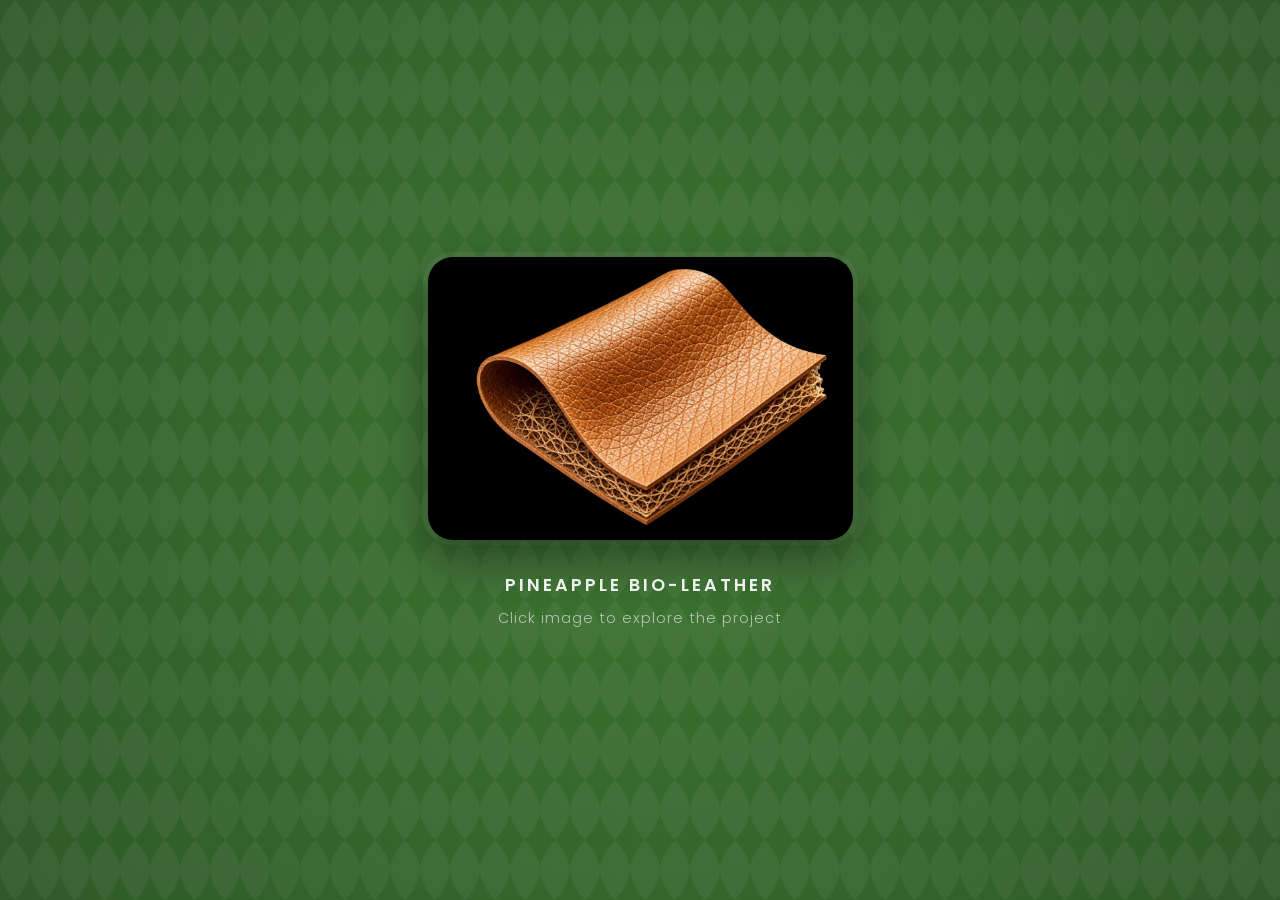
<file: index.html>
<!DOCTYPE html>
<html lang="en">
<head>
    <meta charset="UTF-8">
    <meta name="viewport" content="width=device-width, initial-scale=1.0">
    <meta name="viewport" content="width=device-width, initial-scale=1.0">
    <title>Welcome | Pineapple Bio-Leather</title>
    <!-- Importing Poppins Font -->
    <link href="https://fonts.googleapis.com/css2?family=Poppins:wght@300;600&display=swap" rel="stylesheet">
    <style>
        * {
            box-sizing: border-box;
        }

        body {
            /* Professional Radial Gradient Background */
            background: radial-gradient(circle at center, #3d7532 0%, #2e5a27 100%);
            height: 100vh;
            margin: 0;
            display: flex;
            justify-content: center;
            align-items: center;
            font-family: 'Poppins', sans-serif;
            color: white;
            overflow: hidden;
            position: relative;
        }

        /* Subtle organic background pattern overlay */
        body::before {
            content: "";
            position: absolute;
            top: 0; left: 0; width: 100%; height: 100%;
            opacity: 0.05;
            pointer-events: none;
            background-image: url("data:image/svg+xml,%3Csvg width='60' height='60' viewBox='0 0 60 60' xmlns='http://www.w3.org/2000/svg'%3E%3Cpath d='M30 30c0-15 15-30 15-30s15 15 15 30-15 30-15 30-15-15-15-30zm-30 0c0-15 15-30 15-30s15 15 15 30-15 30-15 30-15-15-15-30z' fill='%23ffffff' fill-rule='evenodd'/%3E%3C/svg%3E");
        }

        .welcome-container {
            text-align: center;
            display: flex;
            flex-direction: column;
            align-items: center;
            z-index: 1; /* Keeps content above pattern */
            animation: fadeIn 1.5s ease-out;
        }

        .enter-img {
            width: 85%;
            max-width: 500px;
            border-radius: 25px;
            /* Multi-layered shadow for depth */
            box-shadow: 0 20px 50px rgba(0,0,0,0.4), 
                        0 0 0 5px rgba(255,255,255,0.05);
            transition: all 0.4s cubic-bezier(0.175, 0.885, 0.32, 1.275);
            cursor: pointer;
            margin-bottom: 25px;
        }

        .enter-img:hover {
            transform: scale(1.05) translateY(-10px);
            box-shadow: 0 30px 60px rgba(139, 195, 74, 0.4);
        }

        .welcome-text {
            text-transform: uppercase;
            letter-spacing: 3px;
            font-weight: 600;
            font-size: 1.1rem;
            margin: 0;
            opacity: 0.9;
        }

        .instruction-text {
            font-weight: 300;
            font-size: 0.9rem;
            margin-top: 10px;
            opacity: 0.6;
            letter-spacing: 1px;
        }

        /* Animation for entrance */
        @keyframes fadeIn {
            from { opacity: 0; transform: translateY(30px); }
            to { opacity: 1; transform: translateY(0); }
        }

        /* Gentle pulse for the instruction */
        .pulse {
            animation: pulse-slow 3s infinite ease-in-out;
        }

        @keyframes pulse-slow {
            0%, 100% { opacity: 0.4; }
            50% { opacity: 0.8; }
        }
    </style>
</head>
<body>

    <div class="welcome-container">
        <!-- CLICKABLE PICTURE -->
        <a href="home.html">
            <img src="leather-graphic.jpg" class="enter-img" alt="Click to Enter Website">
        </a>

        <p class="welcome-text">Pineapple Bio-Leather</p>
        <p class="instruction-text pulse">Click image to explore the project</p>
    </div>

</body>
</html>
</file>
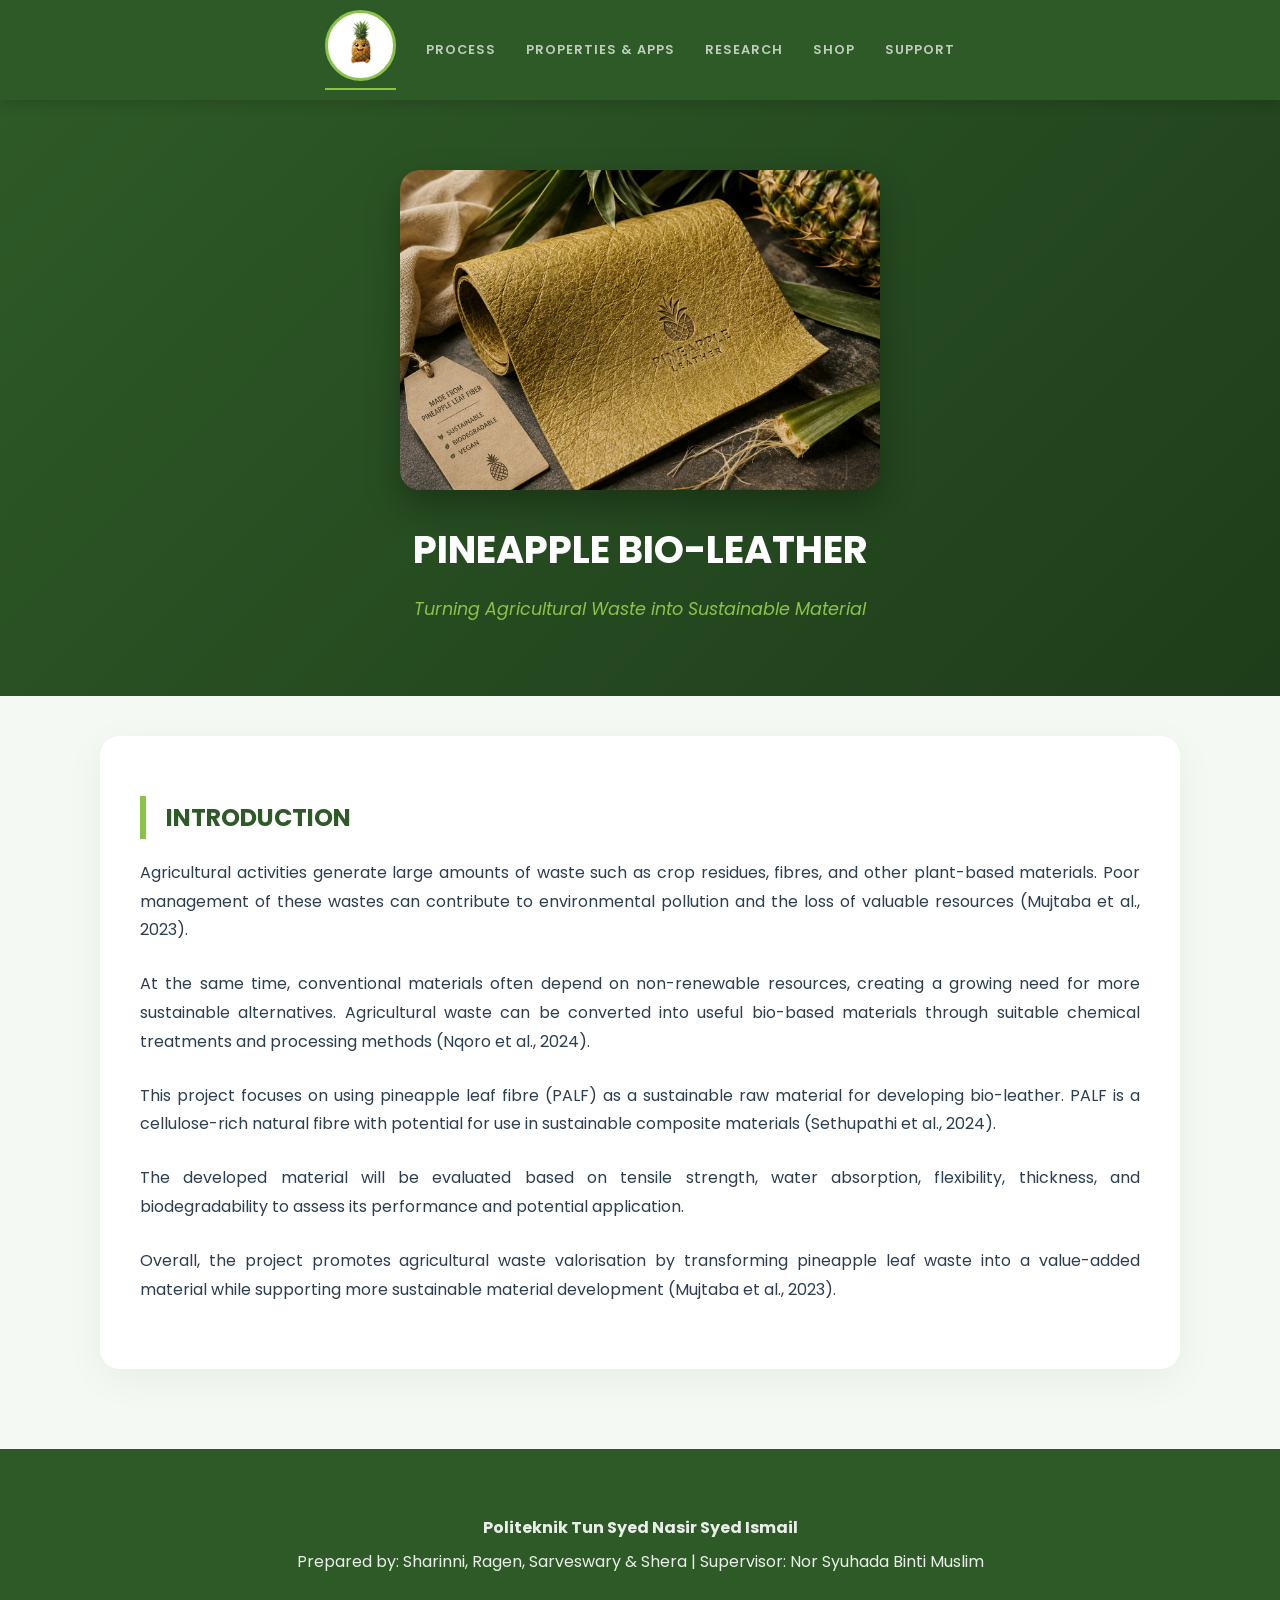
<file: home.html>
<!DOCTYPE html>
<html lang="en">
<head>
    <meta charset="UTF-8">
    <meta name="viewport" content="width=device-width, initial-scale=1.0">
    <meta name="viewport" content="width=device-width, initial-scale=1.0">
    <title>Home | Pineapple Bio-Leather</title>
    <link rel="stylesheet" href="style.css">
</head>
<body>
<div id="scroll-progress"></div>
    <!-- Navigation Bar with Icon Home Button and Hover Animations -->
    <nav>
        <a href="home.html" class="active"><img src="pineapple2.png" class="nav-logo-img" alt="Home"></a>
        <a href="how-its-made.html">Process</a>
        <a href="properties.html">Properties & Apps</a>
        <a href="research.html">Research</a>
        <a href="shop.html">Shop</a>
        <a href="support.html">Support</a>
    </nav>

    <!-- Header Section -->
    <header>
        <img src="leather-graphic.jpeg" class="hero-main-img" alt="Pineapple Leather Graphic">
        <h1>PINEAPPLE BIO-LEATHER</h1>
        <p>Turning Agricultural Waste into Sustainable Material</p>
    </header>

    <div class="container">
        
        <h2>Introduction</h2>
        
        <!-- FULL VERBATIM TEXT START -->
        <p>Agricultural activities generate large amounts of waste such as crop residues, fibres, and other plant-based materials. Poor management of these wastes can contribute to environmental pollution and the loss of valuable resources (Mujtaba et al., 2023).</p>
        
        <p>At the same time, conventional materials often depend on non-renewable resources, creating a growing need for more sustainable alternatives. Agricultural waste can be converted into useful bio-based materials through suitable chemical treatments and processing methods (Nqoro et al., 2024).</p>
        
        <p>This project focuses on using pineapple leaf fibre (PALF) as a sustainable raw material for developing bio-leather. PALF is a cellulose-rich natural fibre with potential for use in sustainable composite materials (Sethupathi et al., 2024).</p>
        
        <p>The developed material will be evaluated based on tensile strength, water absorption, flexibility, thickness, and biodegradability to assess its performance and potential application.</p>
        
        <p>Overall, the project promotes agricultural waste valorisation by transforming pineapple leaf waste into a value-added material while supporting more sustainable material development (Mujtaba et al., 2023).</p>
        <!-- FULL VERBATIM TEXT END -->

    </div>

    <!-- Footer Section -->
    <footer>
        <p><strong>Politeknik Tun Syed Nasir Syed Ismail</strong></p>
        <p>Prepared by: Sharinni, Ragen, Sarveswary & Shera | Supervisor: Nor Syuhada Binti Muslim</p>
    </footer>

    <!-- Chatbase AI Chatbot Script -->
    <script>
    (function(){if(!window.chatbase||window.chatbase("getState")!=="initialized"){window.chatbase=(...arguments)=>{if(!window.chatbase.q){window.chatbase.q=[]}window.chatbase.q.push(arguments)};window.chatbase=new Proxy(window.chatbase,{get(target,prop){if(prop==="q"){return target.q}return(...args)=>target(prop,...args)}})}const onLoad=function(){const script=document.createElement("script");script.src="https://www.chatbase.co/embed.min.js";script.id="7awoZsvfanQiO3bXjcjR2";script.domain="www.chatbase.co";document.body.appendChild(script)};if(document.readyState==="complete"){onLoad()}else{window.addEventListener("load",onLoad)}})();
    </script>
<script>
    window.addEventListener('scroll', () => {
        let scrollDistance = document.documentElement.scrollTop;
        let totalHeight = document.documentElement.scrollHeight - document.documentElement.clientHeight;
        let progress = (scrollDistance / totalHeight) * 100;
        document.getElementById('scroll-progress').style.width = progress + '%';
    });
</script>
</body>
</html>
</file>
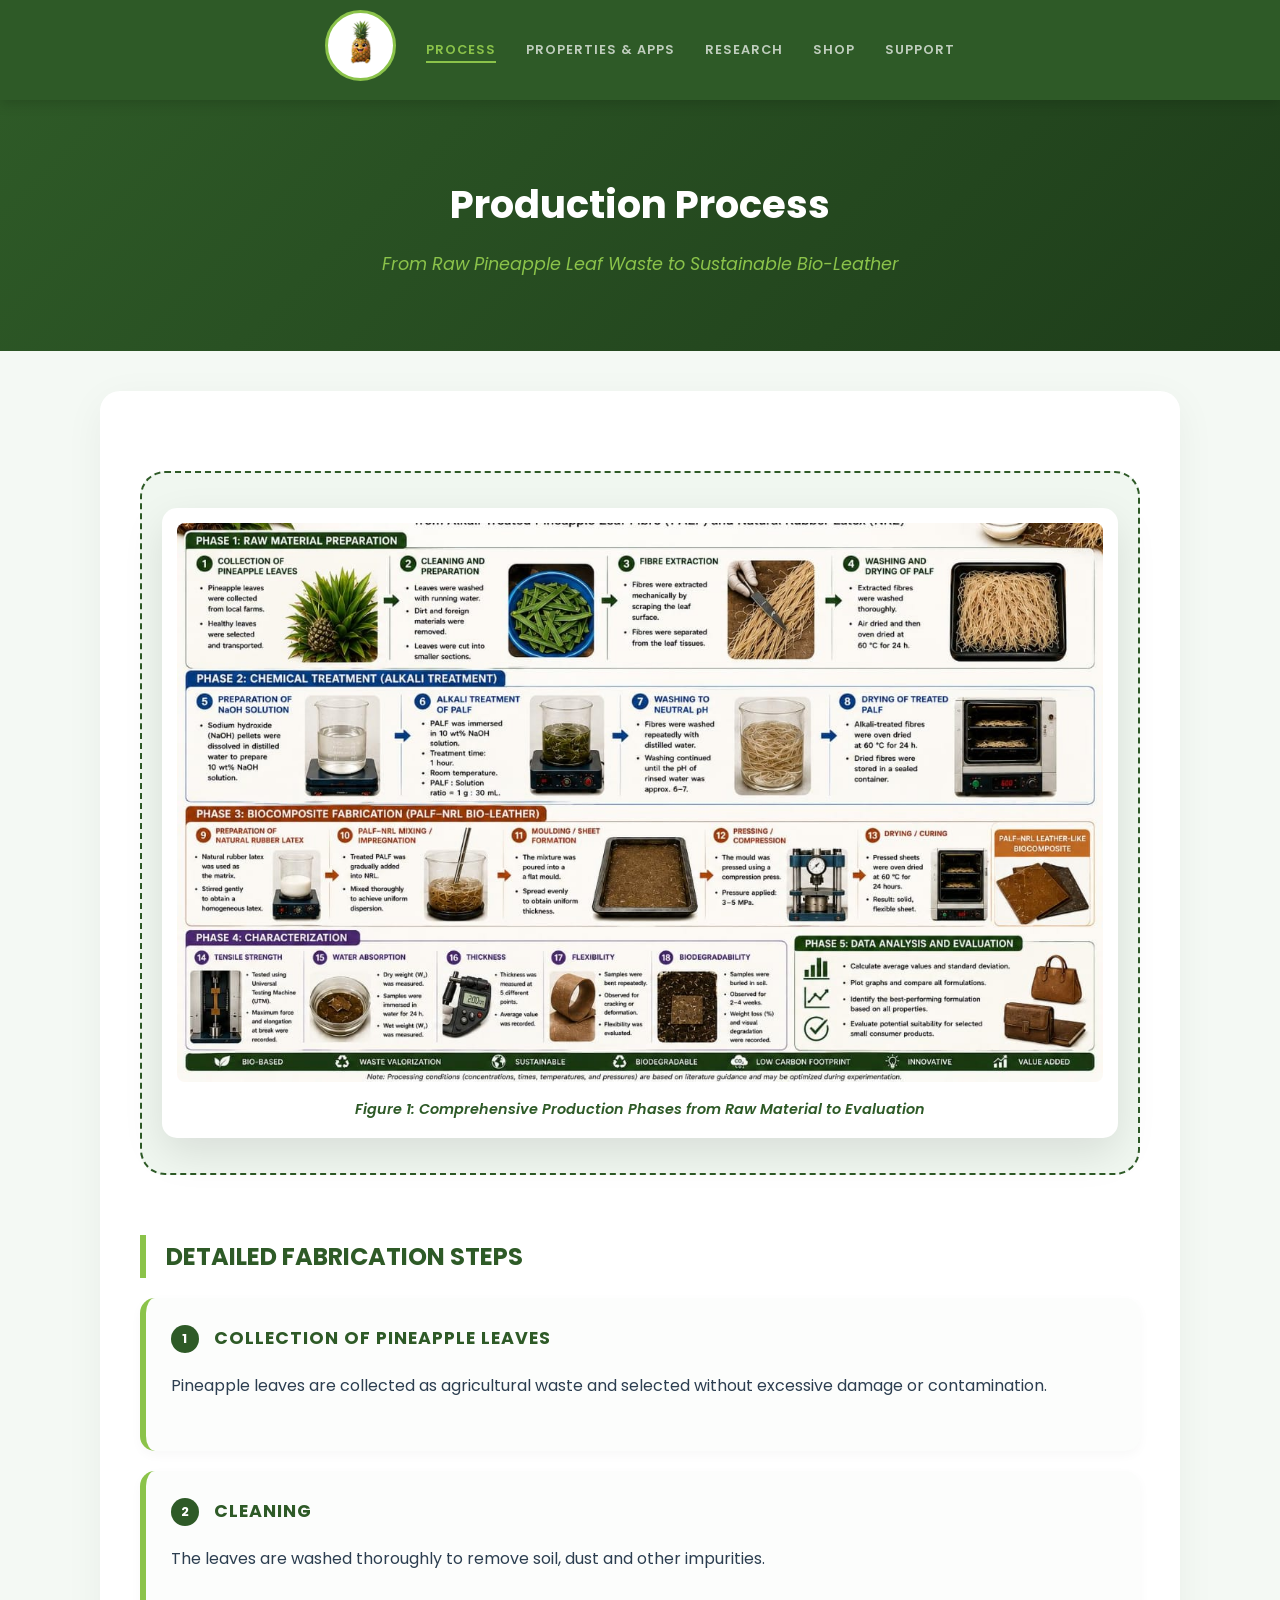
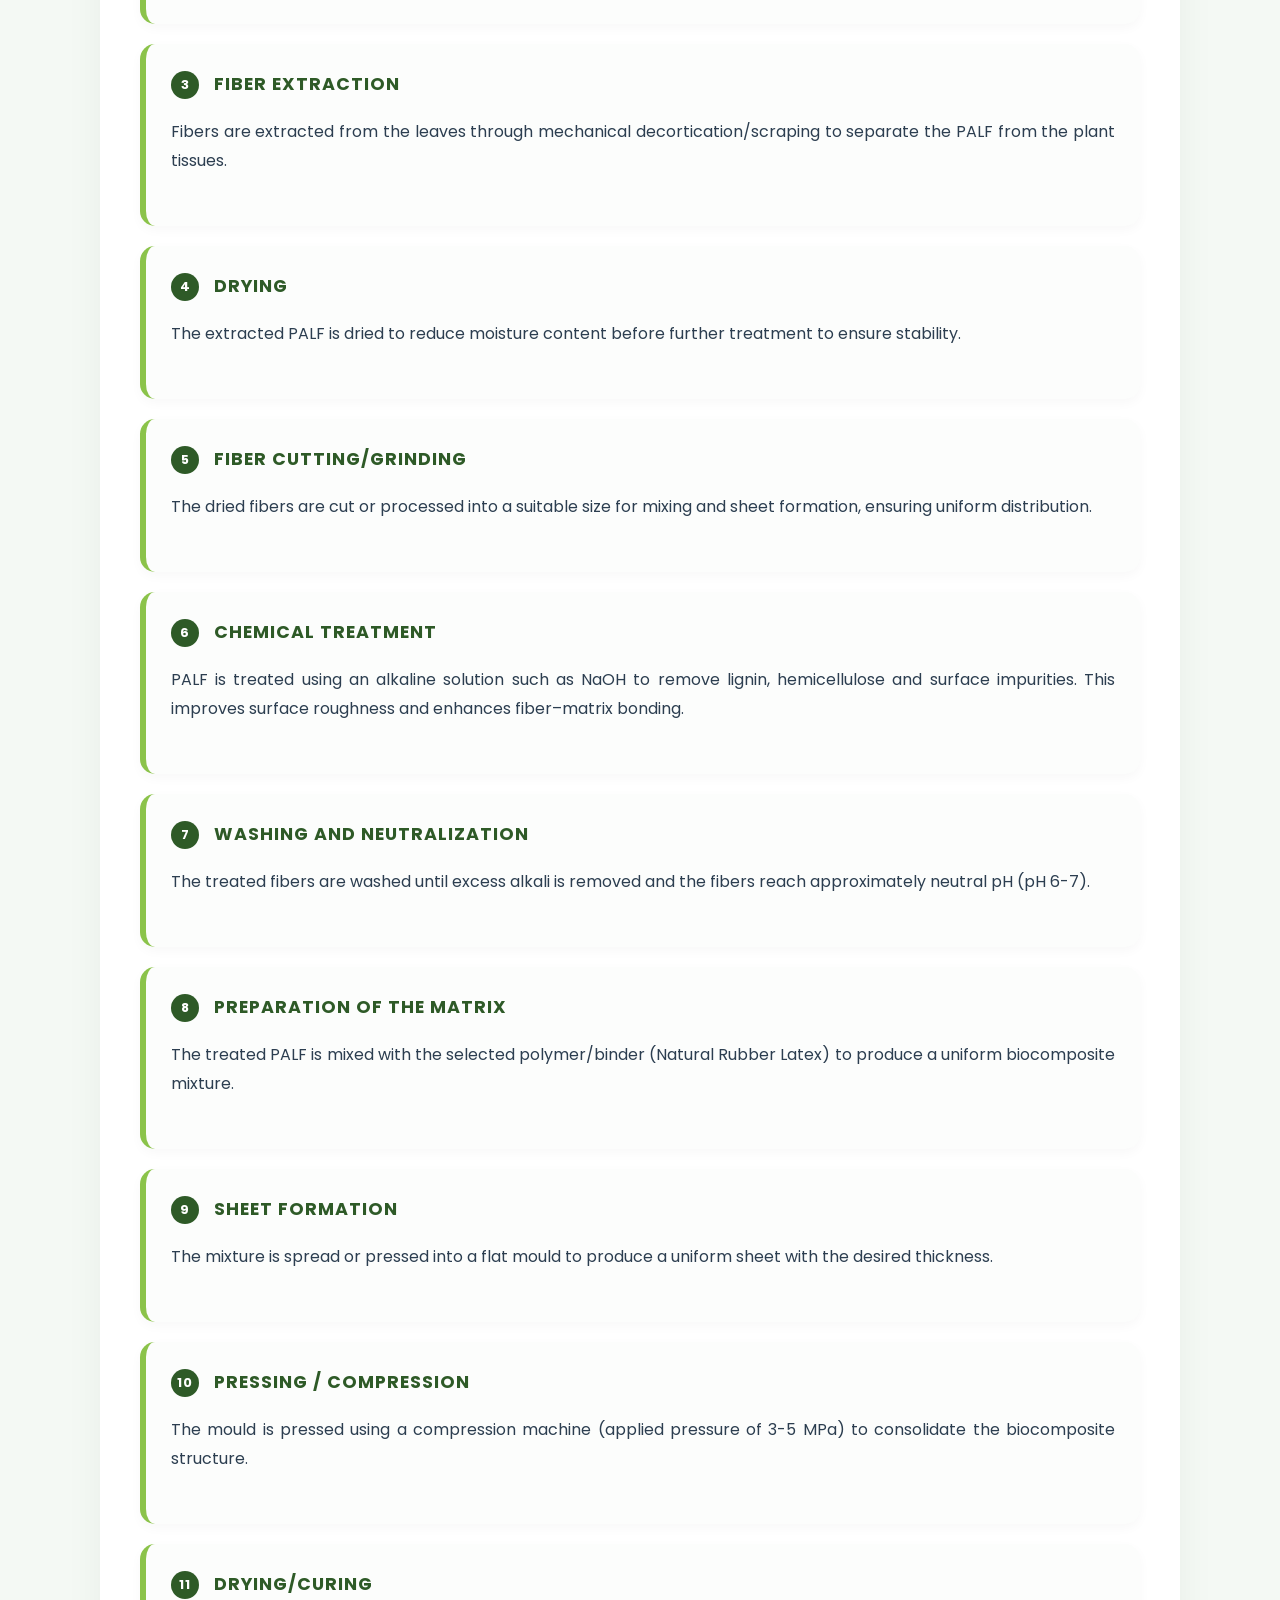
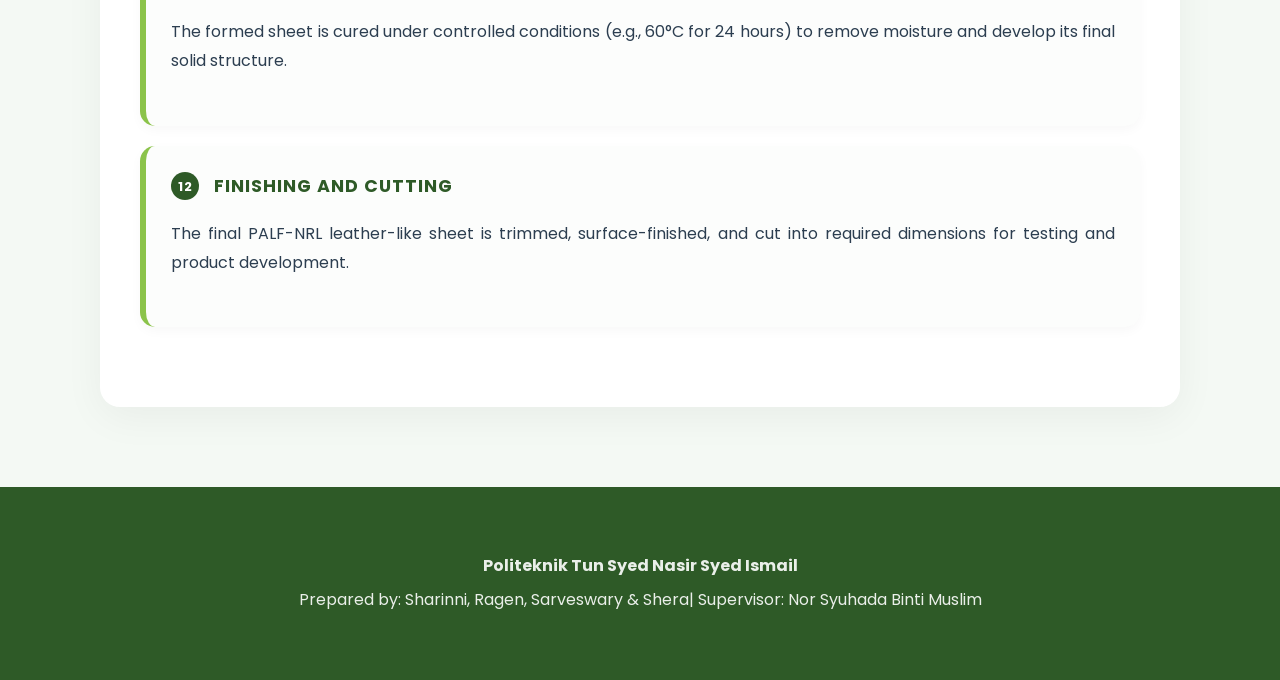
<file: how-its-made.html>
<!DOCTYPE html>
<html lang="en">
<head>
    <meta charset="UTF-8">
    <meta name="viewport" content="width=device-width, initial-scale=1.0">
    <meta name="viewport" content="width=device-width, initial-scale=1.0">
    <title>Process | Pineapple Bio-Leather</title>
    <link rel="stylesheet" href="style.css">
    <style>
        /* Reusing the Academic Card style from Research Page */
        .process-section {
            margin-bottom: 40px;
        }
        
        .process-card {
            background-color: #fcfdfc;
            padding: 25px;
            border-radius: 15px;
            margin-bottom: 20px;
            border-left: 6px solid var(--accent-green);
            box-shadow: 0 4px 12px rgba(0,0,0,0.03);
            transition: transform 0.3s ease;
        }

        .process-card:hover {
            transform: translateX(10px);
        }

        .process-card h3 {
            color: var(--primary-green);
            margin-top: 0;
            font-size: 1.1rem;
            text-transform: uppercase;
            letter-spacing: 1px;
            display: flex;
            align-items: center;
        }

        .step-number {
            background: var(--primary-green);
            color: white;
            width: 28px;
            height: 28px;
            display: inline-flex;
            justify-content: center;
            align-items: center;
            border-radius: 50%;
            margin-right: 15px;
            font-size: 0.8rem;
        }

        /* FLOWCHART IMAGE TEMPLATE (Same as Research Page) */
        .flowchart-container {
            text-align: center;
            margin: 40px 0 60px 0;
            padding: 35px 20px;
            background-color: #f0f7f0;
            border-radius: 25px;
            border: 2px dashed var(--primary-green);
        }

        .flowchart-frame {
            background: white;
            padding: 15px;
            border-radius: 15px;
            box-shadow: 0 15px 40px rgba(0,0,0,0.1);
            display: inline-block;
            max-width: 100%;
        }

        .flowchart-frame img {
            max-width: 100%;
            height: auto;
            border-radius: 8px;
            display: block;
        }

        .flowchart-caption {
            margin-top: 15px;
            font-style: italic;
            font-size: 0.9rem;
            color: var(--primary-green);
            font-weight: 600;
        }
    </style>
</head>
<body>
<div id="scroll-progress"></div>
    <!-- Navigation Bar -->
    <nav>
        <a href="home.html"><img src="pineapple2.png" class="nav-logo-img" alt="Home"></a>
        <a href="how-its-made.html" class="active">Process</a>
        <a href="properties.html">Properties & Apps</a>
        <a href="research.html">Research</a>
        <a href="shop.html">Shop</a>
        <a href="support.html">Support</a>
    </nav>

    <!-- Header Section -->
    <header>
        <h1>Production Process</h1>
        <p>From Raw Pineapple Leaf Waste to Sustainable Bio-Leather</p>
    </header>

    <div class="container">

        <!-- 1. VISUAL FLOWCHART TEMPLATE -->
        <div class="flowchart-container">
            <div class="flowchart-frame">
                <!-- Replace 'production-flow.jpg' with your actual image file name -->
                <img src="production-flow.jpeg" alt="Production Phases of PALF Bio-Leather">
                <div class="flowchart-caption">Figure 1: Comprehensive Production Phases from Raw Material to Evaluation</div>
            </div>
        </div>

        <!-- 2. STEP-BY-STEP SCIENTIFIC CARDS -->
        <div class="process-section">
            <h2>Detailed Fabrication Steps</h2>

            <div class="process-card">
                <h3><div class="step-number">1</div> Collection of pineapple leaves</h3>
                <p>Pineapple leaves are collected as agricultural waste and selected without excessive damage or contamination.</p>
            </div>

            <div class="process-card">
                <h3><div class="step-number">2</div> Cleaning</h3>
                <p>The leaves are washed thoroughly to remove soil, dust and other impurities.</p>
            </div>

            <div class="process-card">
                <h3><div class="step-number">3</div> Fiber extraction</h3>
                <p>Fibers are extracted from the leaves through mechanical decortication/scraping to separate the PALF from the plant tissues.</p>
            </div>

            <div class="process-card">
                <h3><div class="step-number">4</div> Drying</h3>
                <p>The extracted PALF is dried to reduce moisture content before further treatment to ensure stability.</p>
            </div>

            <div class="process-card">
                <h3><div class="step-number">5</div> Fiber cutting/grinding</h3>
                <p>The dried fibers are cut or processed into a suitable size for mixing and sheet formation, ensuring uniform distribution.</p>
            </div>

            <div class="process-card">
                <h3><div class="step-number">6</div> Chemical treatment</h3>
                <p>PALF is treated using an alkaline solution such as NaOH to remove lignin, hemicellulose and surface impurities. This improves surface roughness and enhances fiber–matrix bonding.</p>
            </div>

            <div class="process-card">
                <h3><div class="step-number">7</div> Washing and neutralization</h3>
                <p>The treated fibers are washed until excess alkali is removed and the fibers reach approximately neutral pH (pH 6-7).</p>
            </div>

            <div class="process-card">
                <h3><div class="step-number">8</div> Preparation of the matrix</h3>
                <p>The treated PALF is mixed with the selected polymer/binder (Natural Rubber Latex) to produce a uniform biocomposite mixture.</p>
            </div>

            <div class="process-card">
                <h3><div class="step-number">9</div> Sheet formation</h3>
                <p>The mixture is spread or pressed into a flat mould to produce a uniform sheet with the desired thickness.</p>
            </div>

            <div class="process-card">
                <h3><div class="step-number">10</div> Pressing / Compression</h3>
                <p>The mould is pressed using a compression machine (applied pressure of 3-5 MPa) to consolidate the biocomposite structure.</p>
            </div>

            <div class="process-card">
                <h3><div class="step-number">11</div> Drying/curing</h3>
                <p>The formed sheet is cured under controlled conditions (e.g., 60°C for 24 hours) to remove moisture and develop its final solid structure.</p>
            </div>

            <div class="process-card">
                <h3><div class="step-number">12</div> Finishing and cutting</h3>
                <p>The final PALF-NRL leather-like sheet is trimmed, surface-finished, and cut into required dimensions for testing and product development.</p>
            </div>

        </div>

    </div>

    <footer>
        <p><strong>Politeknik Tun Syed Nasir Syed Ismail</strong></p>
        <p>Prepared by: Sharinni, Ragen, Sarveswary & Shera| Supervisor: Nor Syuhada Binti Muslim</p>
    </footer>

    <!-- AI Chatbot Script -->
    <script src="https://www.chatbase.co/embed.min.js" chatbotId="7awoZsvfanQiO3bXjcjR2" domain="www.chatbase.co" defer></script>
<script>
    window.addEventListener('scroll', () => {
        let scrollDistance = document.documentElement.scrollTop;
        let totalHeight = document.documentElement.scrollHeight - document.documentElement.clientHeight;
        let progress = (scrollDistance / totalHeight) * 100;
        document.getElementById('scroll-progress').style.width = progress + '%';
    });
</script>
</body>
</html>
</file>
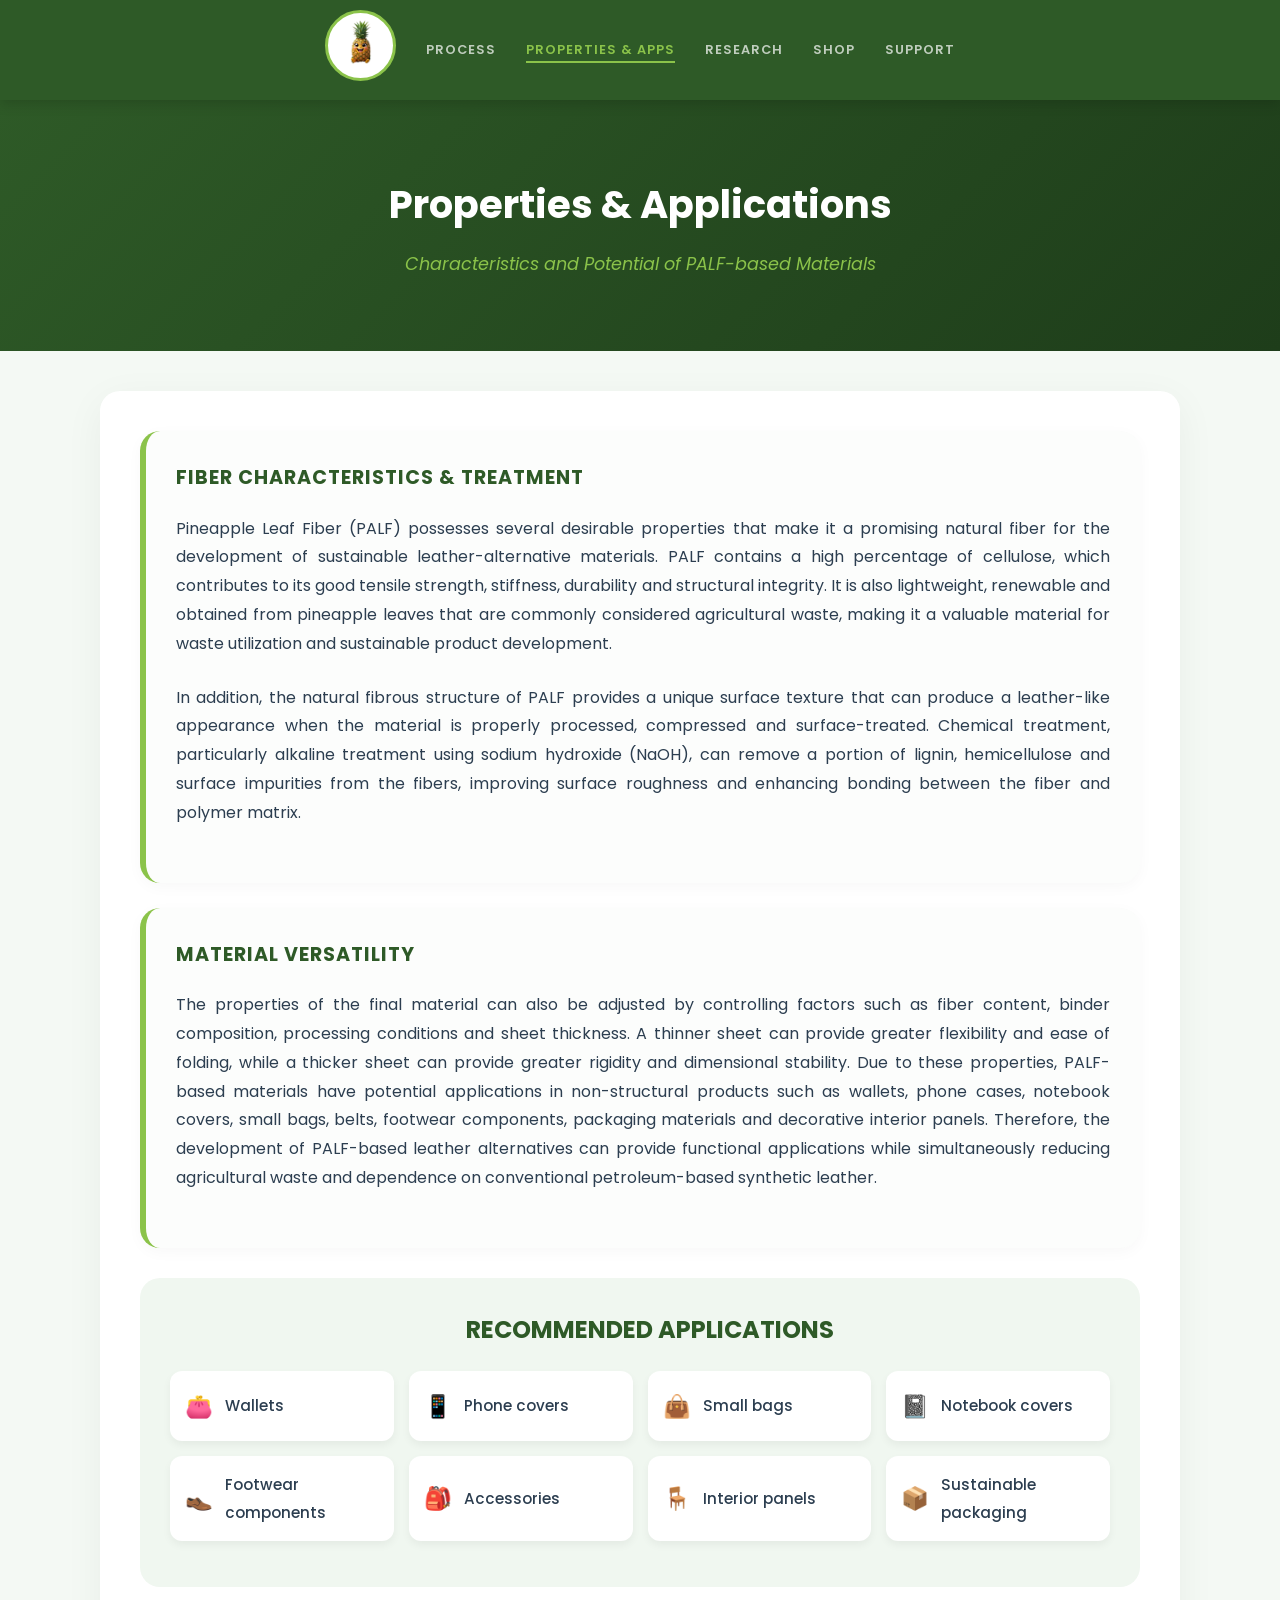
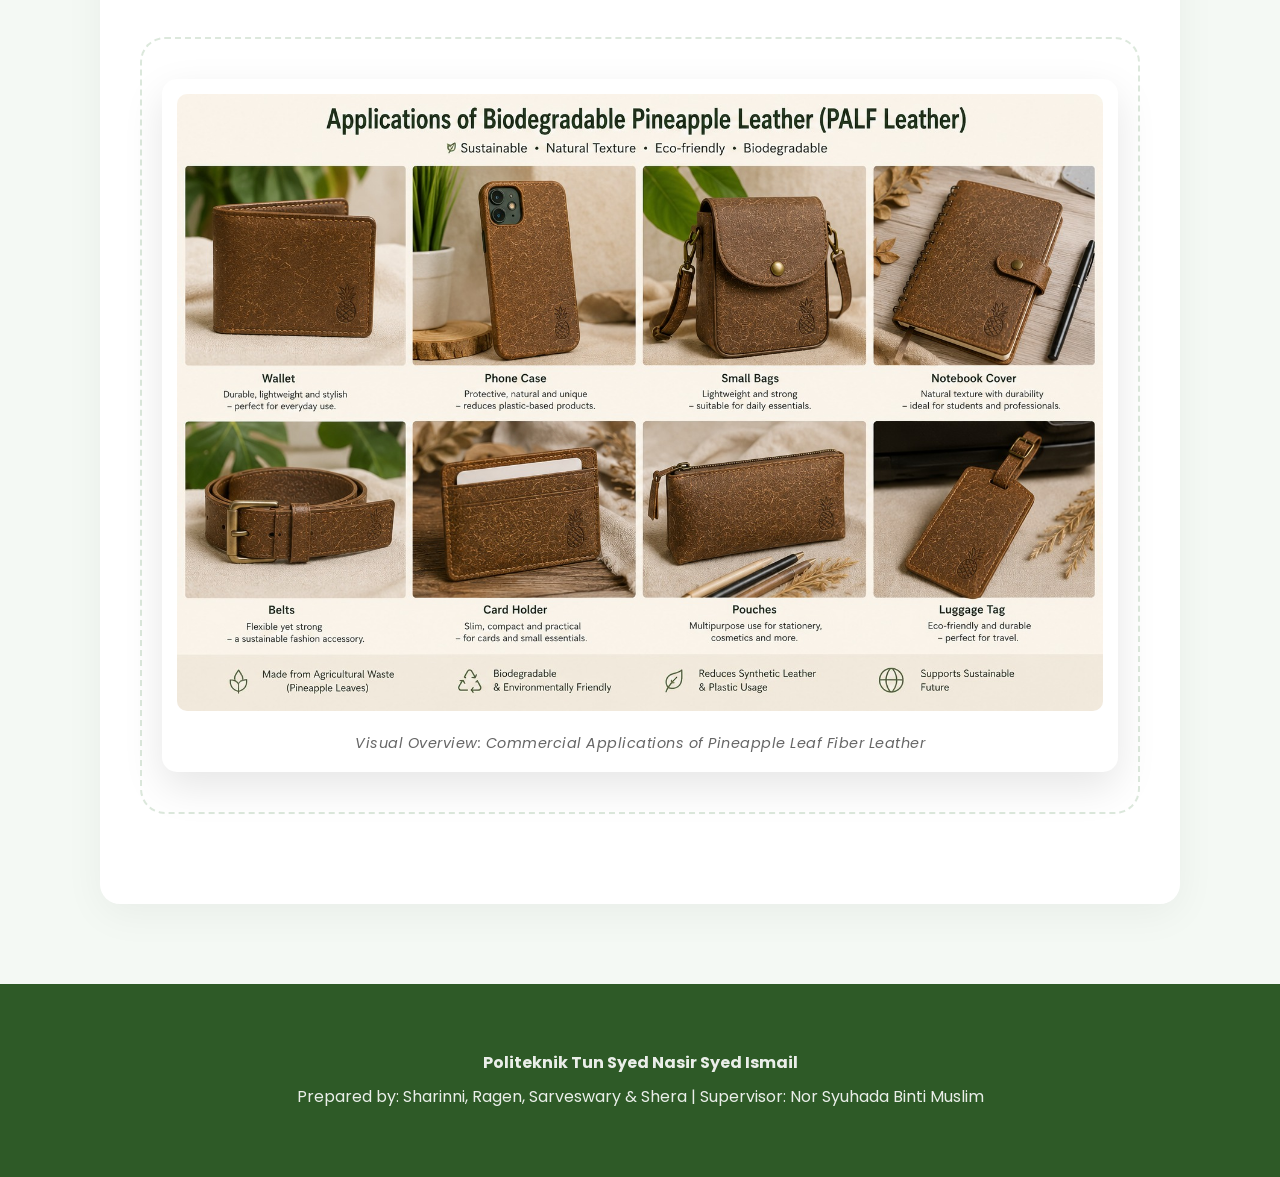
<file: properties.html>
<!DOCTYPE html>
<html lang="en">
<head>
    <meta charset="UTF-8">
    <meta name="viewport" content="width=device-width, initial-scale=1.0">
    <meta name="viewport" content="width=device-width, initial-scale=1.0">
    <title>Properties & Apps | Pineapple Bio-Leather</title>
    <link rel="stylesheet" href="style.css">
    <style>
        /* Specific styling for Properties Content */
        .property-card {
            background-color: #fcfdfc;
            padding: 30px;
            border-radius: 20px;
            margin-bottom: 25px;
            border-left: 6px solid var(--accent-green);
            box-shadow: 0 4px 15px rgba(0,0,0,0.03);
        }

        .property-card h3 {
            color: var(--primary-green);
            margin-top: 0;
            text-transform: uppercase;
            font-size: 1.2rem;
            letter-spacing: 1px;
        }

        /* Styling for the Emoji List */
        .app-list-container {
            background-color: #f0f7f0;
            padding: 30px;
            border-radius: 20px;
            margin: 30px 0;
        }

        .app-grid {
            display: grid;
            grid-template-columns: repeat(auto-fit, minmax(200px, 1fr));
            gap: 15px;
            list-style: none;
            padding: 0;
        }

        .app-grid li {
            background: white;
            padding: 15px;
            border-radius: 12px;
            box-shadow: 0 4px 8px rgba(0,0,0,0.05);
            display: flex;
            align-items: center;
            font-weight: 500;
            font-size: 0.95rem;
        }

        .app-grid li span {
            margin-right: 12px;
            font-size: 1.4rem;
        }

        /* THE IMAGE TEMPLATE (Matches Research Page) */
        .visual-template {
            text-align: center;
            margin: 50px 0;
            padding: 40px 20px;
            background-color: #ffffff;
            border-radius: 25px;
            border: 2px dashed #dce8dc;
        }

        .gallery-frame {
            background: white;
            padding: 15px;
            border-radius: 15px;
            box-shadow: 0 15px 40px rgba(0,0,0,0.1);
            display: inline-block;
            max-width: 100%;
        }

        .gallery-frame img {
            max-width: 100%;
            height: auto;
            border-radius: 10px;
            display: block;
        }

        .gallery-caption {
            margin-top: 20px;
            font-style: italic;
            font-size: 0.9rem;
            color: #666;
            letter-spacing: 0.5px;
        }
    </style>
</head>
<body>
<div id="scroll-progress"></div>
    <!-- Navigation Bar -->
    <nav>
        <a href="home.html"><img src="pineapple2.png" class="nav-logo-img" alt="Home"></a>
        <a href="how-its-made.html">Process</a>
        <a href="properties.html" class="active">Properties & Apps</a>
        <a href="research.html">Research</a>
        <a href="shop.html">Shop</a>
        <a href="support.html">Support</a>
    </nav>

    <!-- Header Section -->
    <header>
        <h1>Properties & Applications</h1>
        <p>Characteristics and Potential of PALF-based Materials</p>
    </header>

    <div class="container">
        
        <!-- Section 1: Material Properties -->
        <div class="property-card">
            <h3>Fiber Characteristics & Treatment</h3>
            <p>Pineapple Leaf Fiber (PALF) possesses several desirable properties that make it a promising natural fiber for the development of sustainable leather-alternative materials. PALF contains a high percentage of cellulose, which contributes to its good tensile strength, stiffness, durability and structural integrity. It is also lightweight, renewable and obtained from pineapple leaves that are commonly considered agricultural waste, making it a valuable material for waste utilization and sustainable product development.</p>
            
            <p>In addition, the natural fibrous structure of PALF provides a unique surface texture that can produce a leather-like appearance when the material is properly processed, compressed and surface-treated. Chemical treatment, particularly alkaline treatment using sodium hydroxide (NaOH), can remove a portion of lignin, hemicellulose and surface impurities from the fibers, improving surface roughness and enhancing bonding between the fiber and polymer matrix.</p>
        </div>

        <div class="property-card">
            <h3>Material Versatility</h3>
            <p>The properties of the final material can also be adjusted by controlling factors such as fiber content, binder composition, processing conditions and sheet thickness. A thinner sheet can provide greater flexibility and ease of folding, while a thicker sheet can provide greater rigidity and dimensional stability. Due to these properties, PALF-based materials have potential applications in non-structural products such as wallets, phone cases, notebook covers, small bags, belts, footwear components, packaging materials and decorative interior panels. Therefore, the development of PALF-based leather alternatives can provide functional applications while simultaneously reducing agricultural waste and dependence on conventional petroleum-based synthetic leather.</p>
        </div>

        <!-- Section 2: Application List -->
        <div class="app-list-container">
            <h2 style="margin-top:0; border:none; text-align:center;">Recommended Applications</h2>
            <ul class="app-grid">
                <li><span>👛</span> Wallets</li>
                <li><span>📱</span> Phone covers</li>
                <li><span>👜</span> Small bags</li>
                <li><span>📓</span> Notebook covers</li>
                <li><span>👞</span> Footwear components</li>
                <li><span>🎒</span> Accessories</li>
                <li><span>🪑</span> Interior panels</li>
                <li><span>📦</span> Sustainable packaging</li>
            </ul>
        </div>

        <!-- Section 3: Visual Gallery Template -->
        <div class="visual-template">
            <div class="gallery-frame">
                <!-- Replace 'palf-apps.jpg' with your actual image file name -->
                <img src="palf-apps.jpeg" alt="Applications of PALF Leather">
                <div class="gallery-caption">Visual Overview: Commercial Applications of Pineapple Leaf Fiber Leather</div>
            </div>
        </div>

    </div>

    <!-- Footer -->
    <footer>
        <p><strong>Politeknik Tun Syed Nasir Syed Ismail</strong></p>
        <p>Prepared by: Sharinni, Ragen, Sarveswary & Shera | Supervisor: Nor Syuhada Binti Muslim</p>
    </footer>

    <!-- AI Chatbot Script -->
    <script src="https://www.chatbase.co/embed.min.js" chatbotId="7awoZsvfanQiO3bXjcjR2" domain="www.chatbase.co" defer></script>
<script>
    window.addEventListener('scroll', () => {
        let scrollDistance = document.documentElement.scrollTop;
        let totalHeight = document.documentElement.scrollHeight - document.documentElement.clientHeight;
        let progress = (scrollDistance / totalHeight) * 100;
        document.getElementById('scroll-progress').style.width = progress + '%';
    });
</script>
</body>
</html>
</file>
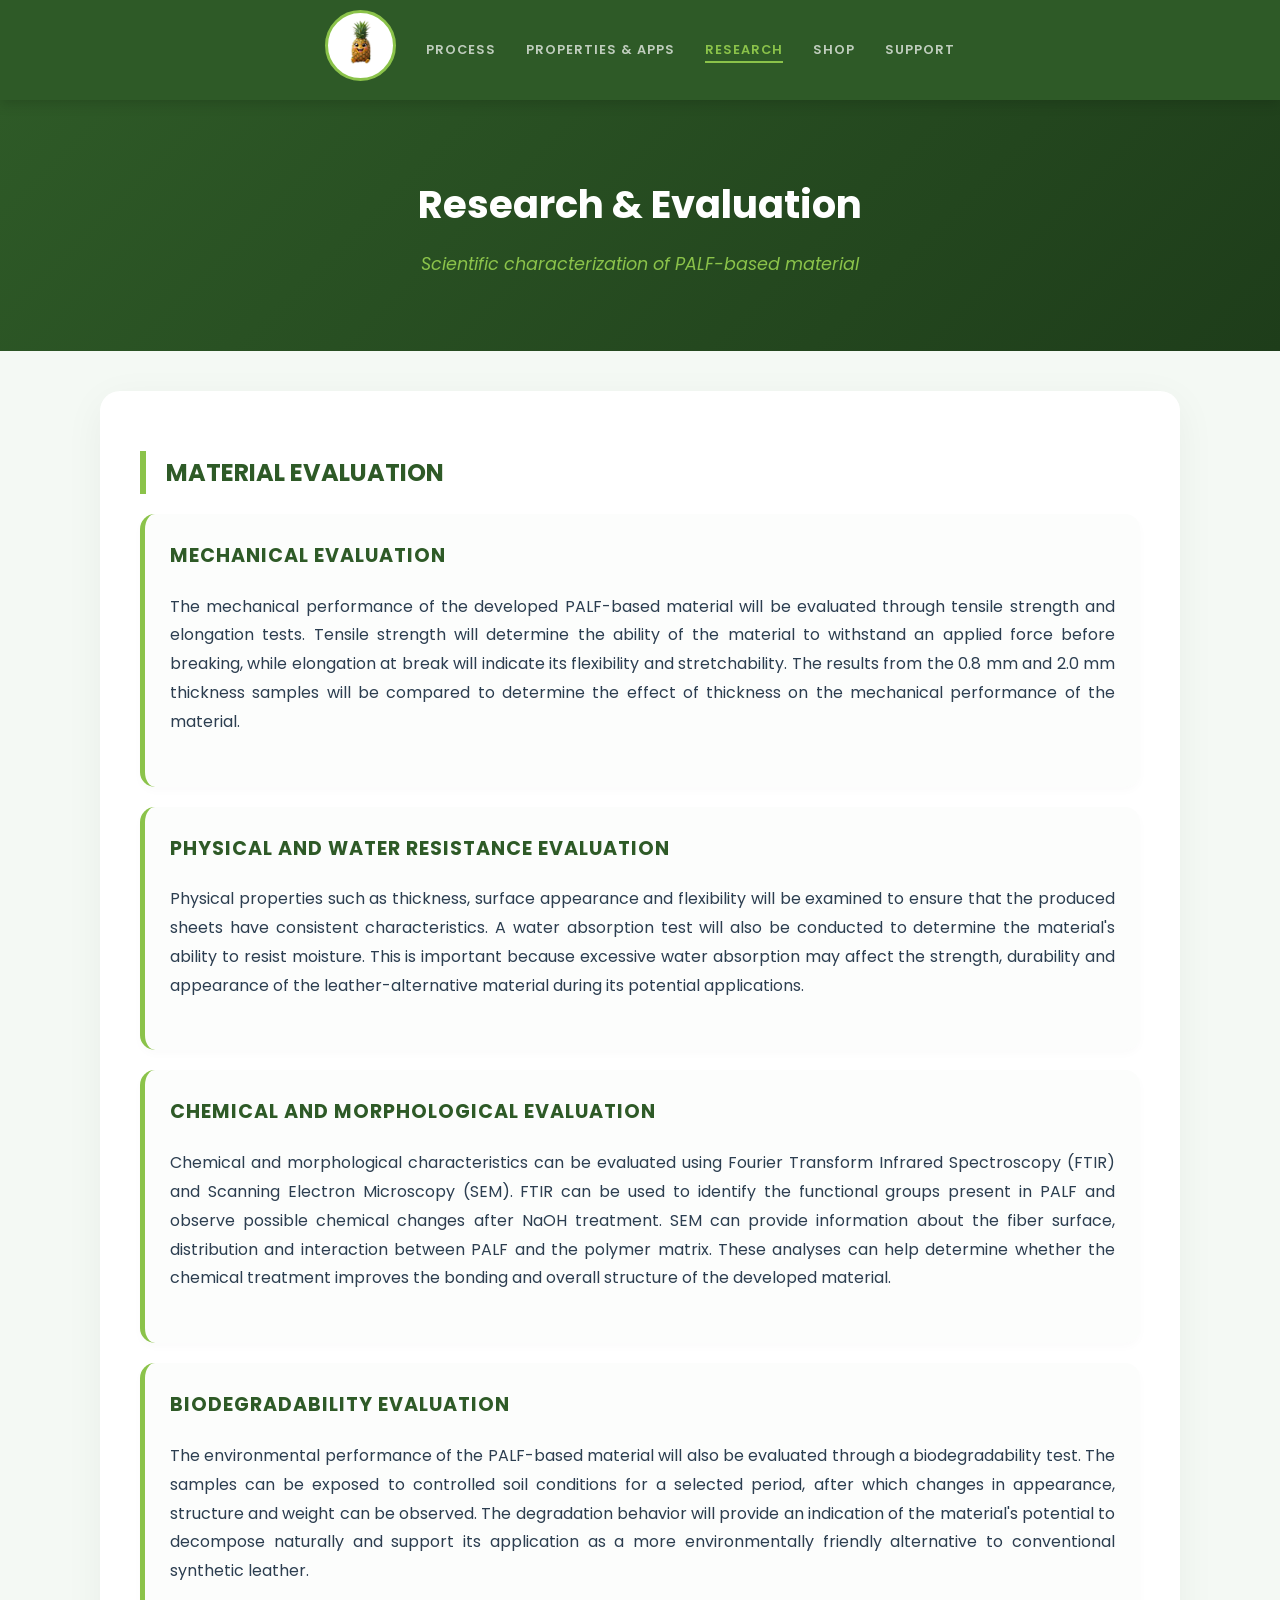
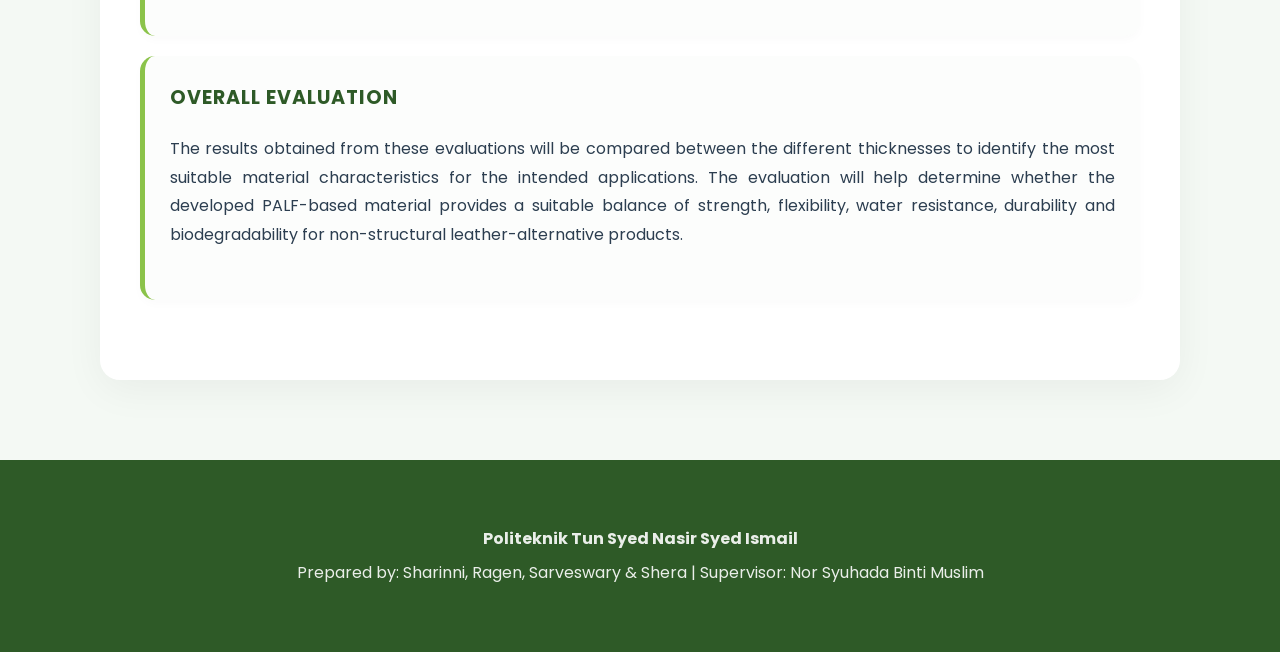
<file: research.html>
<!DOCTYPE html>
<html lang="en">
<head>
    <meta charset="UTF-8">
    <meta name="viewport" content="width=device-width, initial-scale=1.0">
    <meta name="viewport" content="width=device-width, initial-scale=1.0">
    <title>Research | Pineapple Bio-Leather</title>
    <link rel="stylesheet" href="style.css">
    <style>
        /* Specific styling for the Research Content */
        .evaluation-section {
            margin-bottom: 40px;
        }
        
        .evaluation-item {
            background-color: #fcfdfc;
            padding: 25px;
            border-radius: 15px;
            margin-bottom: 20px;
            border-left: 5px solid var(--accent-green);
            box-shadow: 0 4px 10px rgba(0,0,0,0.02);
        }

        .evaluation-item h3 {
            color: var(--primary-green);
            margin-top: 0;
            font-size: 1.2rem;
            text-transform: uppercase;
            letter-spacing: 1px;
        }

        /* THE IMAGE TEMPLATE */
        .application-gallery {
            text-align: center;
            margin: 50px 0;
            padding: 30px;
            background-color: #f0f7f0; /* Soft green tint */
            border-radius: 20px;
            border: 1px dashed var(--primary-green);
        }

        .image-frame {
            background: white;
            padding: 15px;
            border-radius: 10px;
            box-shadow: 0 10px 30px rgba(0,0,0,0.1);
            display: inline-block;
            max-width: 100%;
        }

        .image-frame img {
            max-width: 100%;
            height: auto;
            border-radius: 5px;
            display: block;
        }

        .image-caption {
            margin-top: 15px;
            font-style: italic;
            font-size: 0.9rem;
            color: var(--primary-green);
            font-weight: 600;
        }
    </style>
</head>
<body>
<div id="scroll-progress"></div>
    <!-- Navigation Bar -->
    <nav>
    <a href="home.html"><img src="pineapple2.png" class="nav-logo-img"></a>
    <a href="how-its-made.html">Process</a>
    <a href="properties.html">Properties & Apps</a>
    <a href="research.html" class="active">Research</a> <!-- Add active here -->
    <a href="shop.html">Shop</a>
    <a href="support.html">Support</a>
</nav>

    <!-- Header -->
    <header>
        <h1>Research & Evaluation</h1>
        <p>Scientific characterization of PALF-based material</p>
    </header>

    <div class="container">
        
        <div class="evaluation-section">
            <h2>Material Evaluation</h2>

            <!-- Mechanical Evaluation -->
            <div class="evaluation-item">
                <h3>Mechanical Evaluation</h3>
                <p>The mechanical performance of the developed PALF-based material will be evaluated through tensile strength and elongation tests. Tensile strength will determine the ability of the material to withstand an applied force before breaking, while elongation at break will indicate its flexibility and stretchability. The results from the 0.8 mm and 2.0 mm thickness samples will be compared to determine the effect of thickness on the mechanical performance of the material.</p>
            </div>

            <!-- Physical Evaluation -->
            <div class="evaluation-item">
                <h3>Physical and Water Resistance Evaluation</h3>
                <p>Physical properties such as thickness, surface appearance and flexibility will be examined to ensure that the produced sheets have consistent characteristics. A water absorption test will also be conducted to determine the material's ability to resist moisture. This is important because excessive water absorption may affect the strength, durability and appearance of the leather-alternative material during its potential applications.</p>
            </div>

            <!-- Chemical Evaluation -->
            <div class="evaluation-item">
                <h3>Chemical and Morphological Evaluation</h3>
                <p>Chemical and morphological characteristics can be evaluated using Fourier Transform Infrared Spectroscopy (FTIR) and Scanning Electron Microscopy (SEM). FTIR can be used to identify the functional groups present in PALF and observe possible chemical changes after NaOH treatment. SEM can provide information about the fiber surface, distribution and interaction between PALF and the polymer matrix. These analyses can help determine whether the chemical treatment improves the bonding and overall structure of the developed material.</p>
            </div>

            <!-- Biodegradability Evaluation -->
            <div class="evaluation-item">
                <h3>Biodegradability Evaluation</h3>
                <p>The environmental performance of the PALF-based material will also be evaluated through a biodegradability test. The samples can be exposed to controlled soil conditions for a selected period, after which changes in appearance, structure and weight can be observed. The degradation behavior will provide an indication of the material's potential to decompose naturally and support its application as a more environmentally friendly alternative to conventional synthetic leather.</p>
            </div>

            <!-- Overall Evaluation -->
            <div class="evaluation-item">
                <h3>Overall Evaluation</h3>
                <p>The results obtained from these evaluations will be compared between the different thicknesses to identify the most suitable material characteristics for the intended applications. The evaluation will help determine whether the developed PALF-based material provides a suitable balance of strength, flexibility, water resistance, durability and biodegradability for non-structural leather-alternative products.</p>
            </div>
        </div>

    </div> <!-- THIS CLOSES THE WHITE CONTAINER -->

    <footer>
        <p><strong>Politeknik Tun Syed Nasir Syed Ismail</strong></p>
        <p>Prepared by: Sharinni, Ragen, Sarveswary & Shera | Supervisor: Nor Syuhada Binti Muslim</p>
    </footer>

    <!-- Chatbase AI Chatbot -->
    <script src="https://www.chatbase.co/embed.min.js" chatbotId="7awoZsvfanQiO3bXjcjR2" domain="www.chatbase.co" defer></script>
</body>
</html>

    <!-- Chatbase AI Chatbot -->
    <script src="https://www.chatbase.co/embed.min.js" chatbotId="7awoZsvfanQiO3bXjcjR2" domain="www.chatbase.co" defer></script>
<script>
    window.addEventListener('scroll', () => {
        let scrollDistance = document.documentElement.scrollTop;
        let totalHeight = document.documentElement.scrollHeight - document.documentElement.clientHeight;
        let progress = (scrollDistance / totalHeight) * 100;
        document.getElementById('scroll-progress').style.width = progress + '%';
    });
</script>
</body>
</html>
</file>
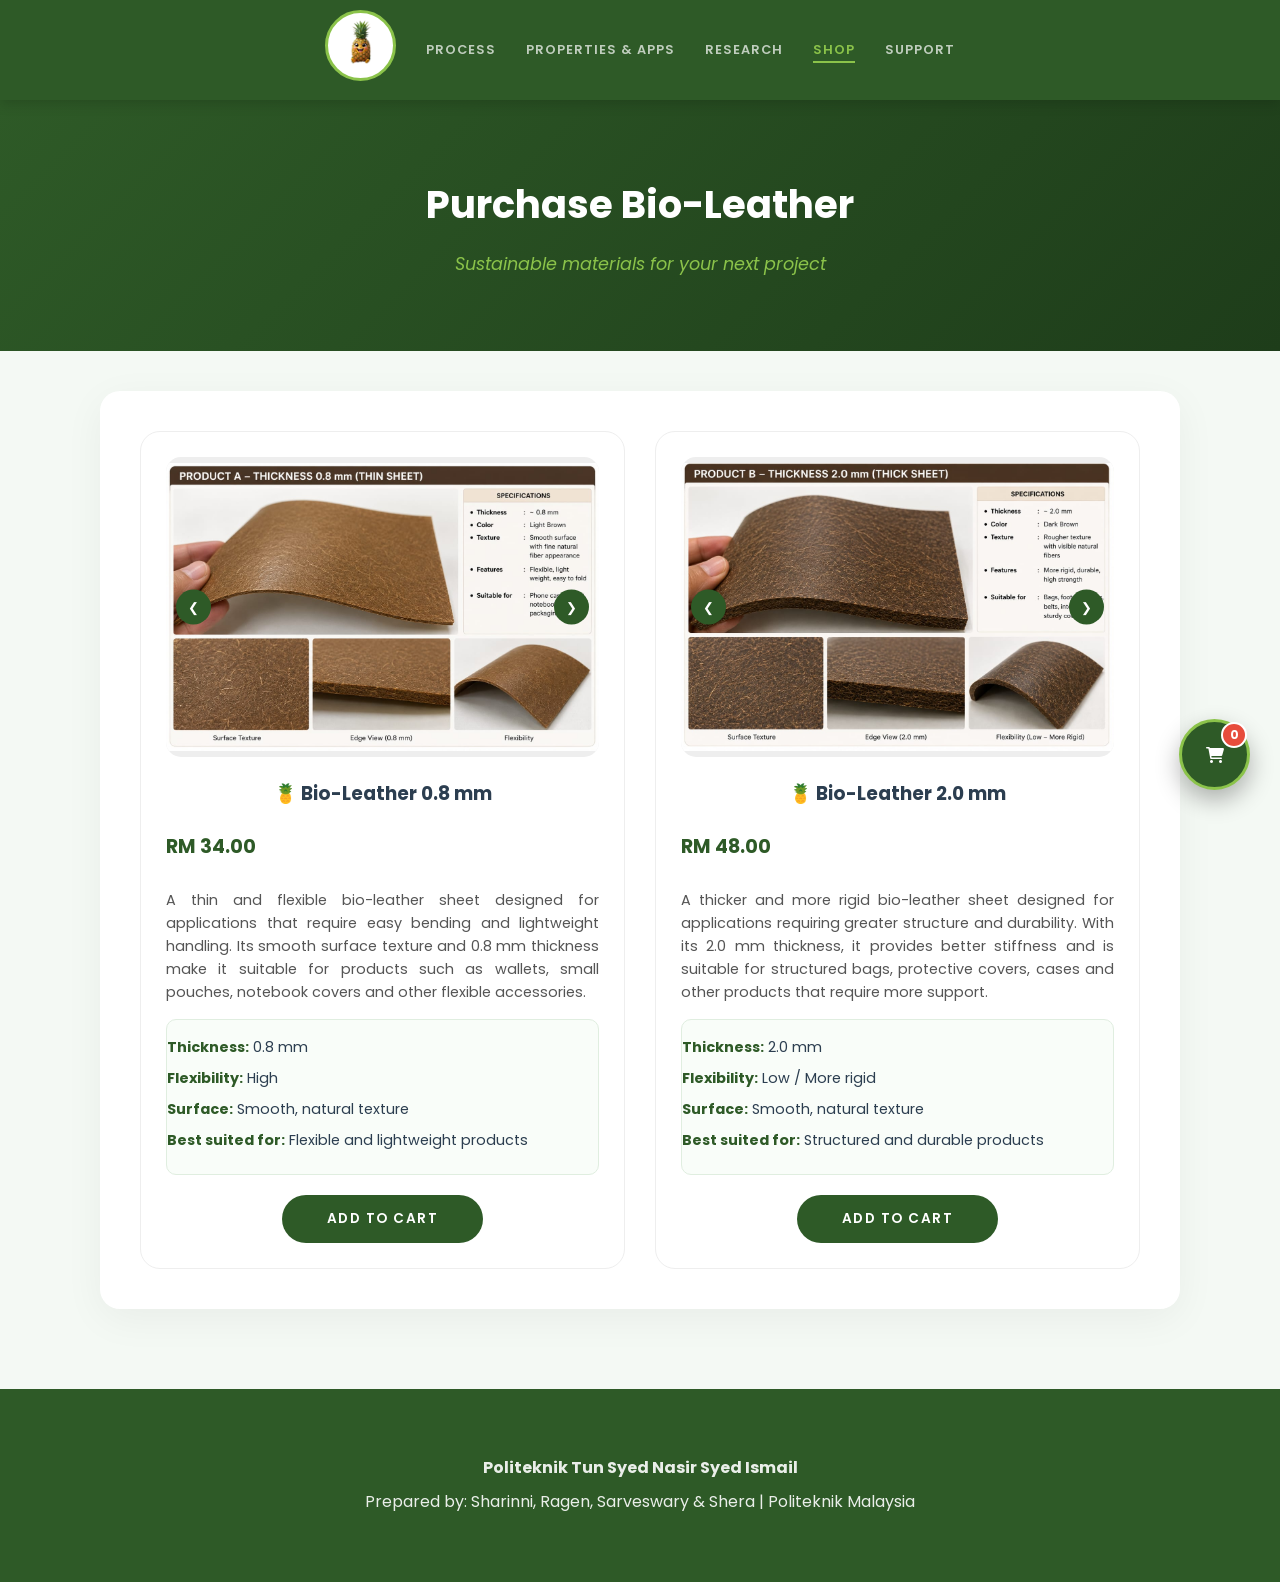
<file: shop.html>
<!DOCTYPE html>
<html lang="en">
<head>
    <meta charset="UTF-8">
    <meta name="viewport" content="width=device-width, initial-scale=1.0">
    <title>Shop | Pineapple Bio-Leather</title>
    <link rel="stylesheet" href="style.css">
    <link rel="stylesheet" href="https://cdnjs.cloudflare.com/ajax/libs/font-awesome/6.0.0/css/all.min.css">
    <style>
        /* Specific styling for product descriptions */
        .product-info {
            text-align: left;
            margin-top: 15px;
            font-size: 0.9rem;
        }
        .product-desc {
            color: #555;
            margin-bottom: 15px;
            line-height: 1.6;
        }
        .spec-list {
            background-color: #f9fdf9;
            padding: 15px;
            border-radius: 10px;
            border: 1px solid #e0eee0;
            list-style: none;
            padding-left: 0;
            margin-bottom: 20px;
        }
        .spec-list li {
            margin-bottom: 5px;
            color: var(--text);
        }
        .spec-list li strong {
            color: var(--primary-green);
        }
    </style>
</head>
<body>
    <div id="scroll-progress"></div>

    <!-- FLOATING CART -->
    <div class="floating-cart" id="floatingCart" onclick="openCart()" role="button" aria-label="Open shopping cart" tabindex="0">
        <i class="fa-solid fa-cart-shopping"></i>
        <div id="cart-badge">0</div>
    </div>

    <!-- SIDE CART DRAWER -->
<div class="cart-overlay" id="overlay" onclick="closeCart()"></div>
<aside class="side-cart" id="sideCart" aria-hidden="true">
    <div class="cart-header">
        <h3>My Basket</h3>
        <span onclick="closeCart()">&times;</span>
    </div>
    
    <div id="cartItems">
        <!-- Items inject here -->
    </div>
    
    <div class="cart-footer">
        <div style="font-weight:700; font-size:1.1rem; margin-bottom:15px; display:flex; justify-content:space-between;">
            <span>Total:</span>
            <span id="totalPrice" style="color:var(--primary-green);">RM 0.00</span>
        </div>
        <button class="buy-btn" style="width:100%;" onclick="checkout()">Checkout Now</button>
    </div>
</aside>

    <!-- NAVIGATION -->
    <nav>
        <a href="home.html"><img src="pineapple2.png" class="nav-logo-img" alt="Home"></a>
        <a href="how-its-made.html">Process</a>
        <a href="properties.html">Properties & Apps</a>
        <a href="research.html">Research</a>
        <a href="shop.html" class="active">Shop</a>
        <a href="support.html">Support</a>
    </nav>

    <header>
        <h1>Purchase Bio-Leather</h1>
        <p>Sustainable materials for your next project</p>
    </header>

    <div class="container">
        <div class="product-grid">
            
            <!-- Product 1: 0.8mm -->
            <div class="product-card">
                <div class="slider-container">
                    <div class="slider-wrapper" id="slider1">
                        <img src="p1_1.jpeg"><img src="p1_2.jpeg"><img src="p1_3.jpeg"><img src="p1_4.jpeg"><img src="p1_5.jpeg">
                    </div>
                    <div class="slider-nav">
                        <button onclick="moveSlide(1, -1)">&#10094;</button>
                        <button onclick="moveSlide(1, 1)">&#10095;</button>
                    </div>
                </div>
                <h3>🍍 Bio-Leather 0.8 mm</h3>
                <p style="font-weight:700; color:var(--primary-green); font-size: 1.2rem;">RM 34.00</p>
                
                <div class="product-info">
                    <p class="product-desc">A thin and flexible bio-leather sheet designed for applications that require easy bending and lightweight handling. Its smooth surface texture and 0.8 mm thickness make it suitable for products such as wallets, small pouches, notebook covers and other flexible accessories.</p>
                    <ul class="spec-list">
                        <li><strong>Thickness:</strong> 0.8 mm</li>
                        <li><strong>Flexibility:</strong> High</li>
                        <li><strong>Surface:</strong> Smooth, natural texture</li>
                        <li><strong>Best suited for:</strong> Flexible and lightweight products</li>
                    </ul>
                </div>

                <button class="buy-btn" onclick="addToCart(event, 'Bio-Leather 0.8mm', 34.00)">Add to Cart</button>
            </div>

            <!-- Product 2: 2.0mm -->
            <div class="product-card">
                <div class="slider-container">
                    <div class="slider-wrapper" id="slider2">
                        <img src="p2_1.jpeg"><img src="p2_2.jpeg"><img src="p2_3.jpeg"><img src="p2_4.jpeg"><img src="p2_5.jpeg">
                    </div>
                    <div class="slider-nav">
                        <button onclick="moveSlide(2, -1)">&#10094;</button>
                        <button onclick="moveSlide(2, 1)">&#10095;</button>
                    </div>
                </div>
                <h3>🍍 Bio-Leather 2.0 mm</h3>
                <p style="font-weight:700; color:var(--primary-green); font-size: 1.2rem;">RM 48.00</p>
                
                <div class="product-info">
                    <p class="product-desc">A thicker and more rigid bio-leather sheet designed for applications requiring greater structure and durability. With its 2.0 mm thickness, it provides better stiffness and is suitable for structured bags, protective covers, cases and other products that require more support.</p>
                    <ul class="spec-list">
                        <li><strong>Thickness:</strong> 2.0 mm</li>
                        <li><strong>Flexibility:</strong> Low / More rigid</li>
                        <li><strong>Surface:</strong> Smooth, natural texture</li>
                        <li><strong>Best suited for:</strong> Structured and durable products</li>
                    </ul>
                </div>

                <button class="buy-btn" onclick="addToCart(event, 'Bio-Leather 2.0mm', 48.00)">Add to Cart</button>
            </div>
        </div>
    </div>

    <footer>
        <p><strong>Politeknik Tun Syed Nasir Syed Ismail</strong></p>
        <p>Prepared by: Sharinni, Ragen, Sarveswary & Shera | Politeknik Malaysia</p>
    </footer>

    <script>
        let slideIndices = { 1: 0, 2: 0 };
        function moveSlide(sliderId, step) {
            const totalSlides = 5;
            slideIndices[sliderId] = (slideIndices[sliderId] + step + totalSlides) % totalSlides;
            const wrapper = document.getElementById('slider' + sliderId);
            wrapper.style.transform = `translateX(-${slideIndices[sliderId] * 100}%)`;
        }

        let cart = [];
        function addToCart(e, n, p) {
            // IMPORTANT: Add to Cart must NOT open or activate the cart overlay.
            if (e) {
                e.preventDefault();
                e.stopPropagation();
            }

            cart.push({n, p});
            updateUI();

            // Create the Eco-Burst effect only.
            createEcoBurst(e);
        }

        // Function for the emoji burst
        function createEcoBurst(e) {
            if (!e) return;
            const emojis = ['🍍', '🍃', '✨'];
            for(let i = 0; i < 6; i++) {
                let drop = document.createElement('div');
                drop.innerText = emojis[Math.floor(Math.random() * emojis.length)];
                drop.style.position = 'fixed';
                drop.style.left = e.clientX + 'px';
                drop.style.top = e.clientY + 'px';
                drop.style.fontSize = '1.5rem';
                drop.style.pointerEvents = 'none';
                drop.style.zIndex = '9999';
                drop.style.transition = 'all 0.8s cubic-bezier(0.25, 1, 0.5, 1)';
                document.body.appendChild(drop);

                setTimeout(() => {
                    let randomX = (Math.random() - 0.5) * 150;
                    let randomY = (Math.random() * -100) - 50;
                    drop.style.transform = `translate(${randomX}px, ${randomY}px) rotate(${Math.random() * 360}deg)`;
                    drop.style.opacity = '0';
                }, 10);

                setTimeout(() => drop.remove(), 800);
            }
        }

        function updateUI() { 
    document.getElementById('cart-badge').innerText = cart.length;
    const items = document.getElementById('cartItems');
    
    if (cart.length === 0) {
        items.innerHTML = "<p style='text-align:center; color:#888; margin-top:20px;'>Your basket is empty.</p>";
    } else {
        items.innerHTML = cart.map(i => `<div class="cart-item-row"><span>${i.n}</span><span style="color:var(--primary-green);">RM ${i.p.toFixed(2)}</span></div>`).join('');
    }
    
    document.getElementById('totalPrice').innerText = "RM " + cart.reduce((s, i) => s + i.p, 0).toFixed(2);
}

        function openCart() {
            const sideCart = document.getElementById('sideCart');
            const overlay = document.getElementById('overlay');

            sideCart.classList.add('open');
            overlay.classList.add('active');
            document.body.classList.add('cart-is-open');
            document.body.style.overflow = 'hidden';
        }
        
        function closeCart() {
            const sideCart = document.getElementById('sideCart');
            const overlay = document.getElementById('overlay');

            sideCart.classList.remove('open');
            overlay.classList.remove('active');
            document.body.classList.remove('cart-is-open');
            document.body.style.overflow = '';
        }
        function checkout() { 
            if(cart.length === 0) return alert("Basket is empty!");
            alert("Checkout Successful! Thank you."); 
            cart = []; updateUI(); closeCart(); 
        }

        document.getElementById('floatingCart').addEventListener('keydown', function(e) {
            if (e.key === 'Enter' || e.key === ' ') {
                e.preventDefault();
                openCart();
            }
        });

        document.addEventListener('keydown', function(e) {
            if (e.key === 'Escape') closeCart();
        });

        document.addEventListener('DOMContentLoaded', updateUI);
    </script>
    <script src="https://www.chatbase.co/embed.min.js" chatbotId="7awoZsvfanQiO3bXjcjR2" domain="www.chatbase.co" defer></script>
    <script>
    window.addEventListener('scroll', () => {
        let scrollDistance = document.documentElement.scrollTop;
        let totalHeight = document.documentElement.scrollHeight - document.documentElement.clientHeight;
        let progress = (scrollDistance / totalHeight) * 100;
        document.getElementById('scroll-progress').style.width = progress + '%';
    });
    </script>
    <script>
    document.querySelectorAll('.buy-btn, .submit-btn').forEach(btn => {
        btn.addEventListener('click', function(e) {
            let x = e.clientX - e.target.getBoundingClientRect().left;
            let y = e.clientY - e.target.getBoundingClientRect().top;
            
            let ripple = document.createElement('span');
            ripple.style.left = x + 'px';
            ripple.style.top = y + 'px';
            ripple.classList.add('ripple');
            
            this.appendChild(ripple);
            
            setTimeout(() => { ripple.remove() }, 600);
        });
    });
    </script>
</body>
</html>
</file>
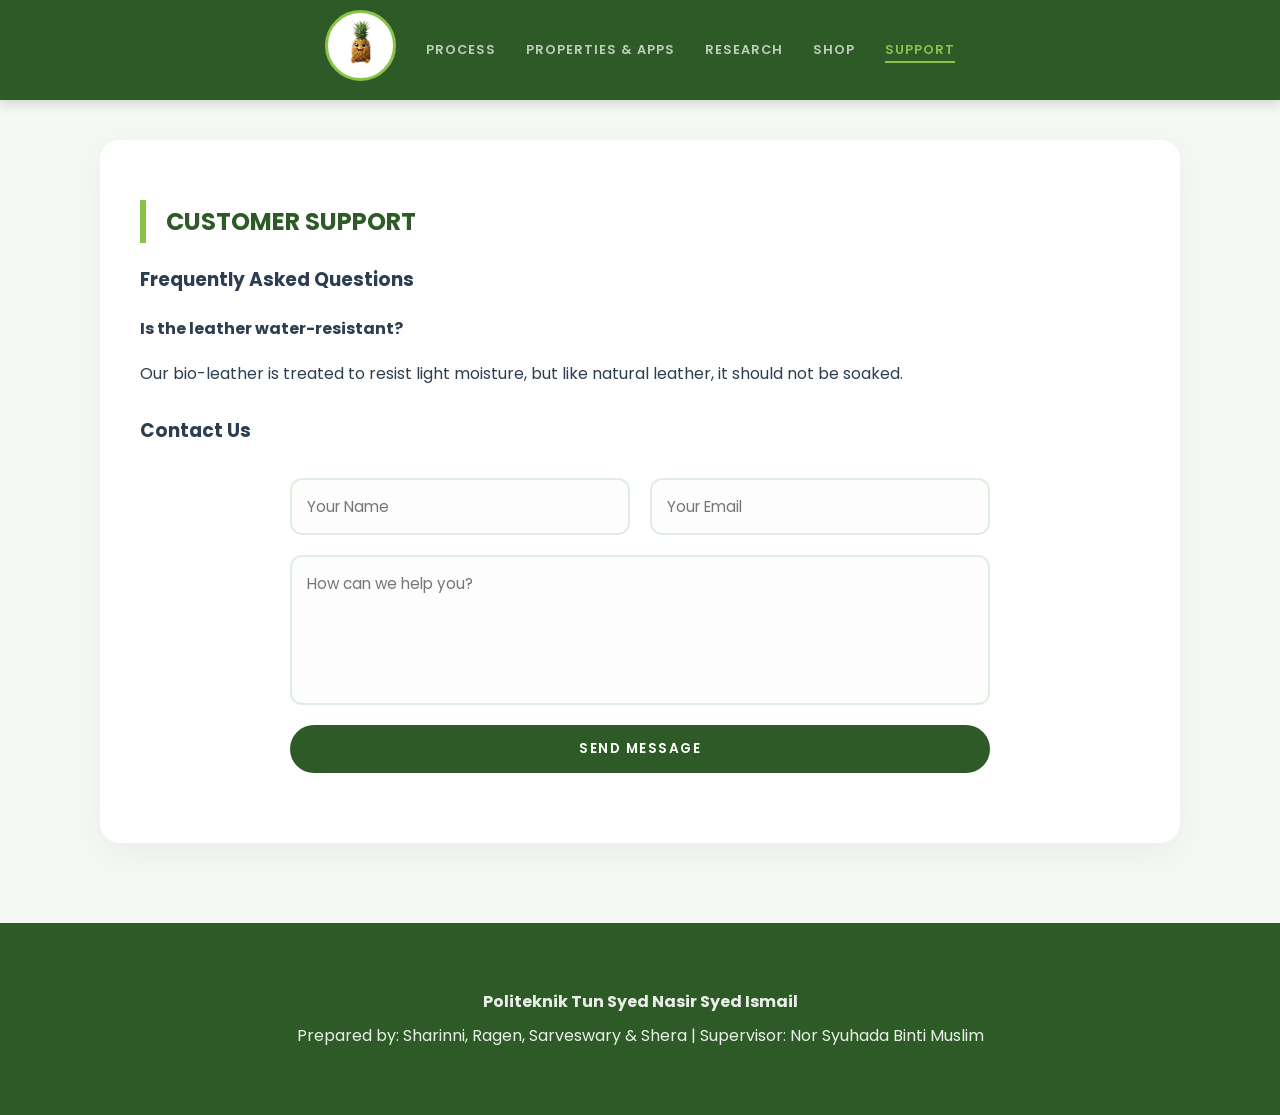
<file: support.html>
<!DOCTYPE html>
<html lang="en">
<head>
    <meta charset="UTF-8">
    <meta name="viewport" content="width=device-width, initial-scale=1.0">
    <title>Support | Pineapple Bio-Leather</title>
    <link rel="stylesheet" href="style.css">
</head>
<body>
    <div id="scroll-progress"></div>
    <nav>
        <a href="home.html"><img src="pineapple2.png" class="nav-logo-img"></a>
        <a href="how-its-made.html">Process</a>
        <a href="properties.html">Properties & Apps</a>
        <a href="research.html">Research</a>
        <a href="shop.html">Shop</a>
        <a href="support.html" class="active">Support</a>
    </nav>

    <div class="container">
        <h2>Customer Support</h2>
        <h3>Frequently Asked Questions</h3>
        <div class="card">
            <strong>Is the leather water-resistant?</strong>
            <p>Our bio-leather is treated to resist light moisture, but like natural leather, it should not be soaked.</p>
        </div>
        <h3>Contact Us</h3>
<form class="contact-form">
    <!-- This row puts Name and Email side-by-side -->
    <div class="form-row">
        <input type="text" placeholder="Your Name" required>
        <input type="email" placeholder="Your Email" required>
    </div>
    
    <!-- Message box -->
    <textarea placeholder="How can we help you?" required></textarea>
    
    <!-- Designed Button -->
    <button type="submit" class="submit-btn">Send Message</button>
</form>
    </div>
    
    <footer>
        <p><strong>Politeknik Tun Syed Nasir Syed Ismail</strong></p>
        <p>Prepared by: Sharinni, Ragen, Sarveswary & Shera | Supervisor: Nor Syuhada Binti Muslim</p>
    </footer>

    <script src="https://www.chatbase.co/embed.min.js" chatbotId="7awoZsvfanQiO3bXjcjR2" domain="www.chatbase.co" defer></script>
    <script>
    window.addEventListener('scroll', () => {
        let scrollDistance = document.documentElement.scrollTop;
        let totalHeight = document.documentElement.scrollHeight - document.documentElement.clientHeight;
        let progress = (scrollDistance / totalHeight) * 100;
        document.getElementById('scroll-progress').style.width = progress + '%';
    });
</script>
<script>
    document.querySelectorAll('.buy-btn, .submit-btn').forEach(btn => {
        btn.addEventListener('click', function(e) {
            let x = e.clientX - e.target.getBoundingClientRect().left;
            let y = e.clientY - e.target.getBoundingClientRect().top;
            
            let ripple = document.createElement('span');
            ripple.style.left = x + 'px';
            ripple.style.top = y + 'px';
            ripple.classList.add('ripple');
            
            this.appendChild(ripple);
            
            // Remove the span after animation completes
            setTimeout(() => { ripple.remove() }, 600);
        });
    });
</script>
</body>
</html>
</file>
<file: style.css>
/* 1. IMPORT PROFESSIONAL FONT */
@import url('https://fonts.googleapis.com/css2?family=Poppins:wght@300;400;500;600;700&display=swap');

/* 2. THEME VARIABLES */
:root {
    --primary-green: #2e5a27;
    --accent-green: #8bc34a;
    --light-bg: #f4f9f4;
    --white: #ffffff;
    --text: #2c3e50;
}

/* 3. GLOBAL STYLES */
body {
    font-family: 'Poppins', sans-serif;
    margin: 0; padding: 0;
    background-color: var(--light-bg);
    color: var(--text);
    line-height: 1.8;
    overflow-x: hidden; /* Prevents unwanted horizontal scrolling on mobile */
    animation: smoothFadeIn 0.6s ease-out forwards;
}

/* Custom Pineapple and Sparkle Cursors */
body {
    cursor: url("data:image/svg+xml;utf8,<svg xmlns='http://www.w3.org/2000/svg' width='32' height='32' style='font-size:24px;'><text y='24'>🍍</text></svg>") 16 16, auto;
}

nav a, .buy-btn, .submit-btn, .floating-cart, .slider-nav button, .enter-img, #sideCart span {
    cursor: url("data:image/svg+xml;utf8,<svg xmlns='http://www.w3.org/2000/svg' width='32' height='32' style='font-size:24px;'><text y='24'>✨</text></svg>") 16 16, pointer !important;
}

@keyframes smoothFadeIn {
    from { opacity: 0; }
    to { opacity: 1; }
}

/* 4. NAVIGATION BAR */
nav {
    background-color: var(--primary-green);
    padding: 10px 0;
    text-align: center;
    position: sticky;
    top: 0; z-index: 1000;
    display: flex;
    justify-content: center;
    align-items: center;
    gap: 30px;
    box-shadow: 0 4px 12px rgba(0,0,0,0.15);
}

nav a {
    color: rgba(255, 255, 255, 0.7);
    text-decoration: none;
    font-weight: 600;
    text-transform: uppercase;
    font-size: 0.8rem;
    letter-spacing: 1px;
    transition: all 0.3s ease;
    border-bottom: 2px solid transparent;
}

nav a.active {
    color: var(--accent-green) !important;
    border-bottom: 2px solid var(--accent-green);
}

nav a:hover { transform: scale(1.1); color: white; }

.nav-logo-img {
    height: 65px; width: 65px;
    border-radius: 50%;
    border: 3px solid var(--accent-green);
    background: white;
    object-fit: contain;
}

/* 5. HEADER & HERO SECTION */
header {
    background: linear-gradient(135deg, #2e5a27 0%, #1e3d1a 100%);
    color: white;
    text-align: center;
    padding: 70px 20px;
    display: flex;
    flex-direction: column;
    align-items: center;
}

.hero-main-img {
    width: 100%;
    max-width: 480px;
    border-radius: 20px;
    margin-bottom: 25px;
    box-shadow: 0 15px 35px rgba(0,0,0,0.3);
}

header h1 { font-size: 2.4rem; font-weight: 700; margin: 0; text-align: center; width: 100%; }

header p {
    font-size: 1.1rem;
    font-style: italic;
    color: var(--accent-green);
    text-align: center !important;
    width: 100% !important;
    margin: 10px auto 0 auto !important;
}

/* 6. CONTENT CONTAINER */
.container {
    max-width: 1000px;
    margin: 40px auto;
    padding: 40px;
    background: var(--white);
    border-radius: 20px;
    box-shadow: 0 10px 40px rgba(0,0,0,0.05);
}

h2 {
    color: var(--primary-green);
    font-weight: 700;
    border-left: 6px solid var(--accent-green);
    padding-left: 20px;
    text-transform: uppercase;
}

p { text-align: justify; margin-bottom: 25px; }

/* 7. SHOP BUTTONS (PILL STYLE) */
.buy-btn, .submit-btn {
    background-color: var(--primary-green);
    color: white;
    border: none;
    padding: 14px 45px;
    border-radius: 50px;
    font-family: 'Poppins', sans-serif;
    font-weight: 600;
    text-transform: uppercase;
    letter-spacing: 1.5px;
    font-size: 0.85rem;
    cursor: pointer;
    transition: all 0.3s ease;
    position: relative;
    overflow: hidden;
}

.buy-btn:hover, .submit-btn:hover {
    background-color: var(--accent-green);
    color: var(--primary-green);
    transform: translateY(-3px);
}

.ripple {
    position: absolute;
    border-radius: 50%;
    transform: scale(0);
    animation: ripple-animation 0.6s linear;
    background-color: rgba(255, 255, 255, 0.5);
    pointer-events: none;
}

@keyframes ripple-animation {
    to { transform: scale(4); opacity: 0; }
}

/* 8. FLOATING CART BUTTON (ONLY CART POSITION/LAYER) */
.floating-cart {
    position: fixed;
    bottom: 110px;
    right: 30px;
    width: 65px; height: 65px;
    background: var(--primary-green);
    color: white;
    border-radius: 50%;
    display: flex; justify-content: center; align-items: center;
    box-shadow: 0 10px 25px rgba(0,0,0,0.3);
    cursor: pointer;
    z-index: 2000;
    border: 3px solid var(--accent-green);
    transition: 0.3s;
}

#cart-badge {
    position: absolute; top: 0; right: 0;
    background: #e74c3c; color: white;
    width: 22px; height: 22px; border-radius: 50%;
    display: flex; justify-content: center; align-items: center;
    font-size: 0.75rem; border: 2px solid white; font-weight: bold;
}

/* SIDE CART DRAWER */
.side-cart {
    position: fixed;
    top: 0;
    right: 0;
    width: 420px;
    height: 100vh;
    background: #ffffff !important;
    z-index: 10001 !important;
    transition: transform 0.4s ease;
    transform: translateX(100%);
    padding: 30px;
    display: flex;
    flex-direction: column;
    box-sizing: border-box;
    box-shadow: -10px 0 30px rgba(0,0,0,0.3);
    color: #2c3e50 !important;
    visibility: hidden;
    pointer-events: none;
    overflow-y: auto;
}

.side-cart.open {
    transform: translateX(0);
    visibility: visible;
    pointer-events: auto;
}

.cart-header {
    display: flex;
    align-items: center;
    justify-content: space-between;
    flex-shrink: 0;
}

.cart-header span {
    font-size: 2rem;
    line-height: 1;
    color: var(--text);
    cursor: pointer;
}

.cart-footer {
    margin-top: auto;
    padding-top: 20px;
    flex-shrink: 0;
}

.cart-item-row {
    display: flex;
    justify-content: space-between;
    gap: 15px;
    padding: 12px 0;
    border-bottom: 1px solid #e8eee8;
}

.cart-item-row span:first-child {
    color: var(--text);
}

#cartItems {
    color: var(--text) !important;
    min-height: 0;
    overflow-y: auto;
}

/* Overlay is completely inactive until the actual cart is opened. */
.cart-overlay {
    position: fixed;
    inset: 0;
    background: rgba(0,0,0,0.6);
    opacity: 0;
    visibility: hidden;
    pointer-events: none;
    transition: opacity 0.3s ease, visibility 0.3s ease;
    z-index: 10000;
}

.cart-overlay.active,
body.cart-is-open .cart-overlay {
    opacity: 1;
    visibility: visible;
    pointer-events: auto;
}

/* Chatbase is dynamically injected, so keep all common Chatbase containers above the overlay. */
#chatbase-bubble-button,
#chatbase-bubble-window,
#chatbase-bubble,
[id*="chatbase"],
[class*="chatbase"],
iframe[src*="chatbase"] {
    z-index: 11000 !important;
}

.side-cart h3 {
    color: var(--primary-green) !important;
    margin-top: 0;
}

/* 10. PRODUCT GRID & SLIDER */
.product-grid { display: grid; grid-template-columns: 1fr 1fr; gap: 30px; }
.product-card { border: 1px solid #eee; padding: 25px; border-radius: 20px; text-align: center; background: white; }
.slider-container { position: relative; width: 100%; height: 300px; overflow: hidden; border-radius: 15px; margin-bottom: 20px; background: #eee;}
.slider-wrapper { display: flex; width: 100%; height: 100%; transition: transform 0.5s ease; }
.slider-wrapper img { width: 100%; height: 100%; object-fit: contain; flex-shrink: 0; }
.slider-nav { position: absolute; top: 50%; width: 100%; display: flex; justify-content: space-between; transform: translateY(-50%); padding: 0 10px; box-sizing: border-box; pointer-events: none; }
.slider-nav button { background: var(--primary-green); color: white; border: none; border-radius: 50%; width: 35px; height: 35px; cursor: pointer; pointer-events: auto; }

/* 3D Floating Effect for Cards */
.product-card, .process-card, .property-card, .evaluation-item, .card {
    transition: transform 0.4s cubic-bezier(0.175, 0.885, 0.32, 1.275), box-shadow 0.4s ease;
}

.product-card:hover, .process-card:hover, .property-card:hover, .evaluation-item:hover, .card:hover {
    transform: translateY(-8px) scale(1.02);
    box-shadow: 0 15px 35px rgba(46, 90, 39, 0.15);
    z-index: 10;
}

/* Scroll Progress Bar */
#scroll-progress {
    position: fixed;
    top: 0;
    left: 0;
    height: 4px;
    background-color: var(--accent-green);
    width: 0%;
    z-index: 9999;
    box-shadow: 0 2px 5px rgba(139, 195, 74, 0.5);
    transition: width 0.1s ease-out;
}

/* 11. FOOTER */
footer {
    background-color: var(--primary-green) !important;
    color: white !important;
    text-align: center;
    padding: 60px 20px;
    margin-top: 80px;
    width: 100%;
    display: block;
    box-sizing: border-box;
}

footer p { text-align: center !important; margin: 5px 0; opacity: 0.9; }

/* 12. CONTACT FORM */
.contact-form { display: flex; flex-direction: column; gap: 20px; max-width: 700px; margin: 30px auto; }
.form-row { display: flex; gap: 20px; }
.form-row input { flex: 1; }
.contact-form input, .contact-form textarea {
    padding: 15px; border: 2px solid #e0eee0; border-radius: 12px;
    font-family: 'Poppins'; font-size: 0.95rem; background-color: #fcfdfc; width: 100%; box-sizing: border-box;
}
.contact-form textarea { height: 150px; resize: none; }

/* MOBILE RESPONSIVE RULES */
@media (max-width: 768px) {
    nav {
        flex-wrap: wrap;
        gap: 10px;
        padding: 15px 5px;
    }

    nav a { font-size: 0.7rem; }

    .nav-logo-img { height: 45px; width: 45px; }

    header h1 { font-size: 1.8rem; }
    header p { font-size: 0.9rem; }
    .hero-main-img { max-width: 90%; }

    .container {
        margin: 20px auto;
        padding: 20px;
        width: 95%;
        box-sizing: border-box;
    }

    .product-grid { grid-template-columns: 1fr; }

    .side-cart {
        width: 100%;
        right: 0;
        transform: translateX(100%);
    }

    .side-cart.open {
        transform: translateX(0);
    }

    .form-row {
        flex-direction: column;
        gap: 15px;
    }

    .floating-cart {
        width: 55px; height: 55px;
        bottom: 110px;
        right: 20px;
    }
}
</file>
